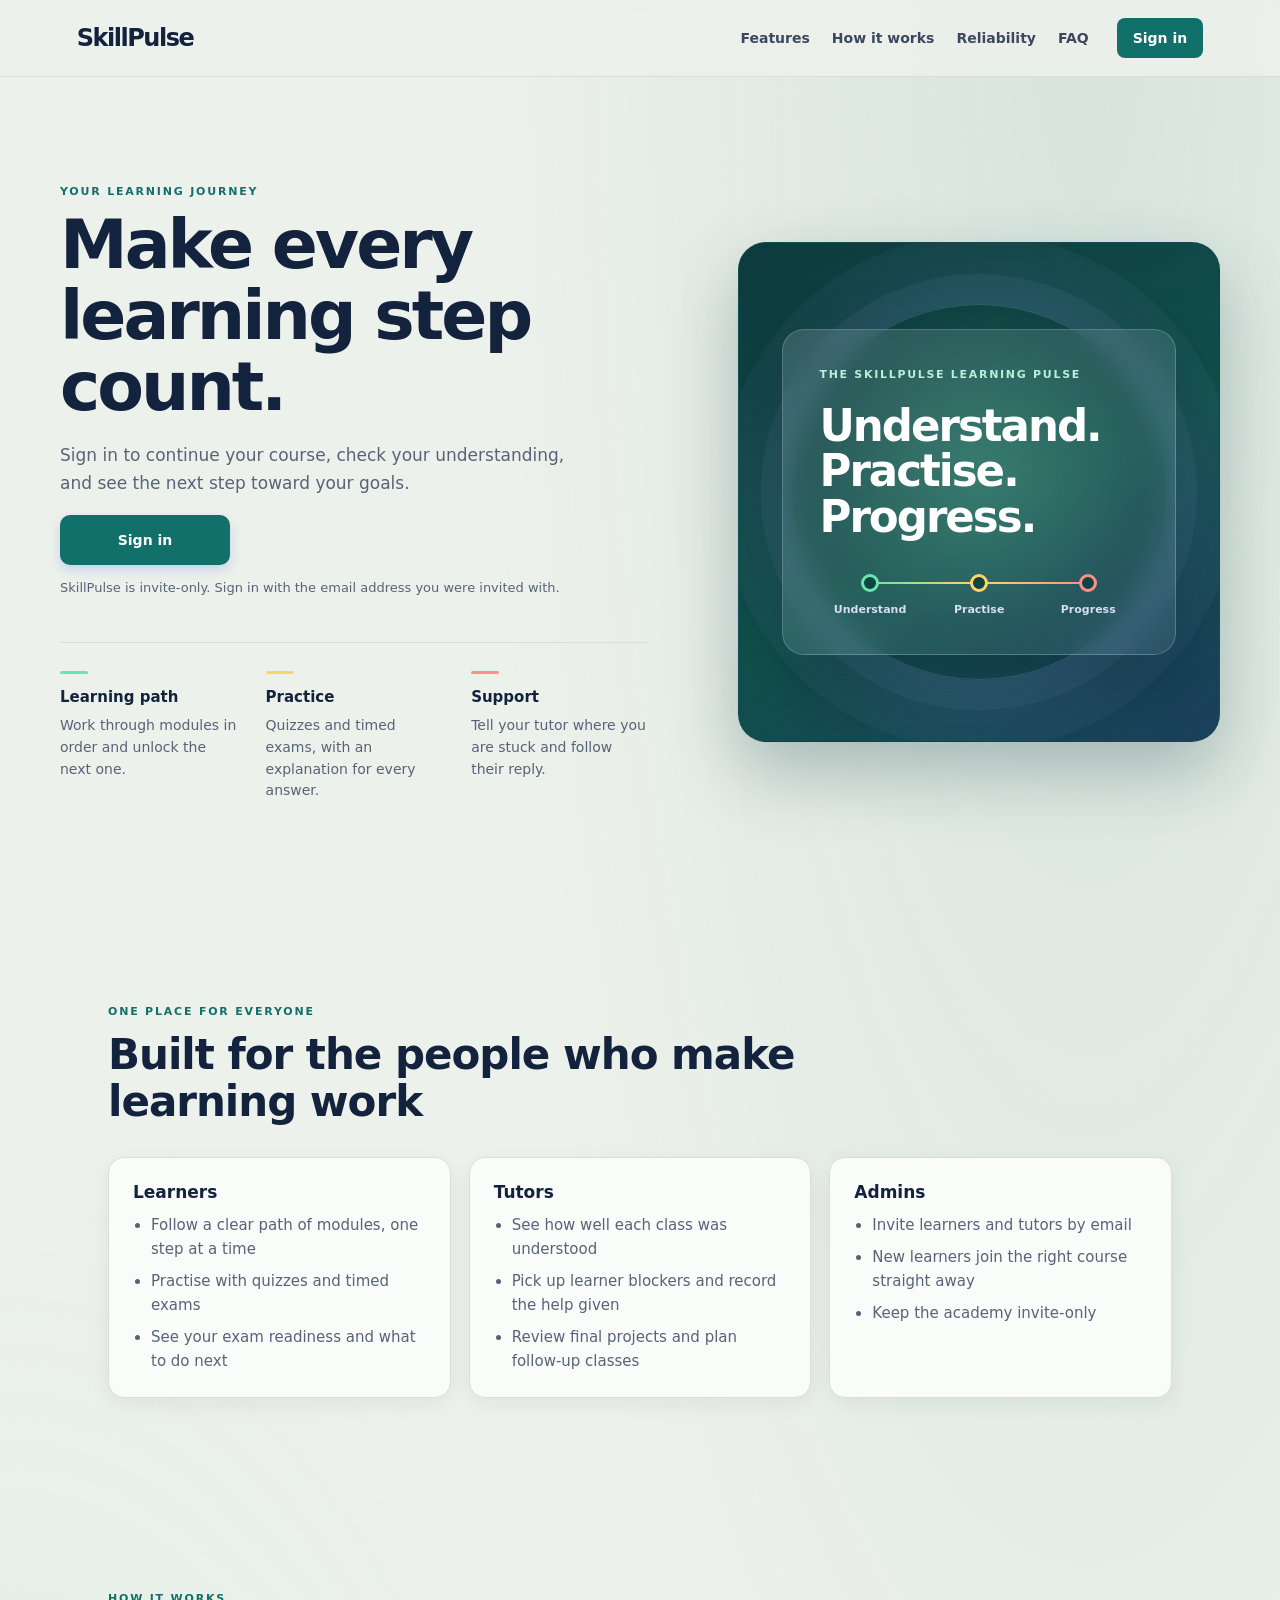
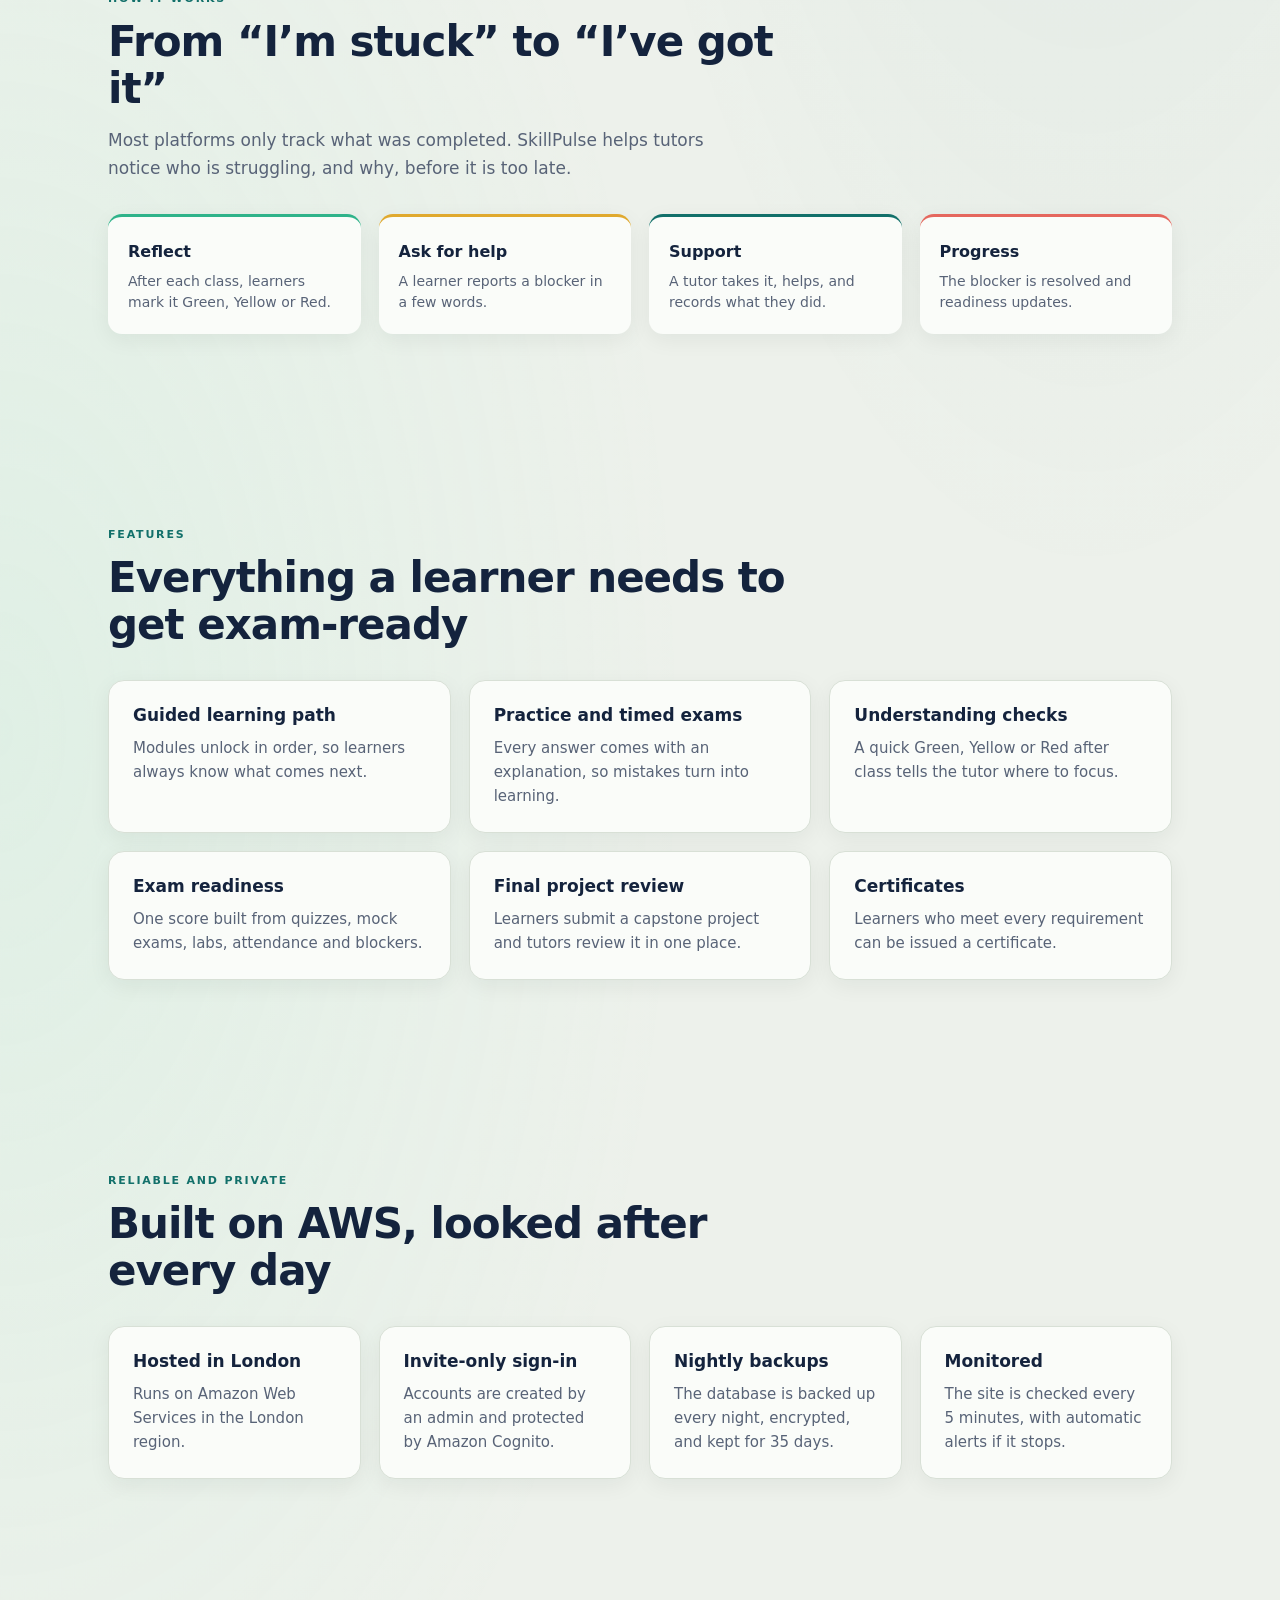
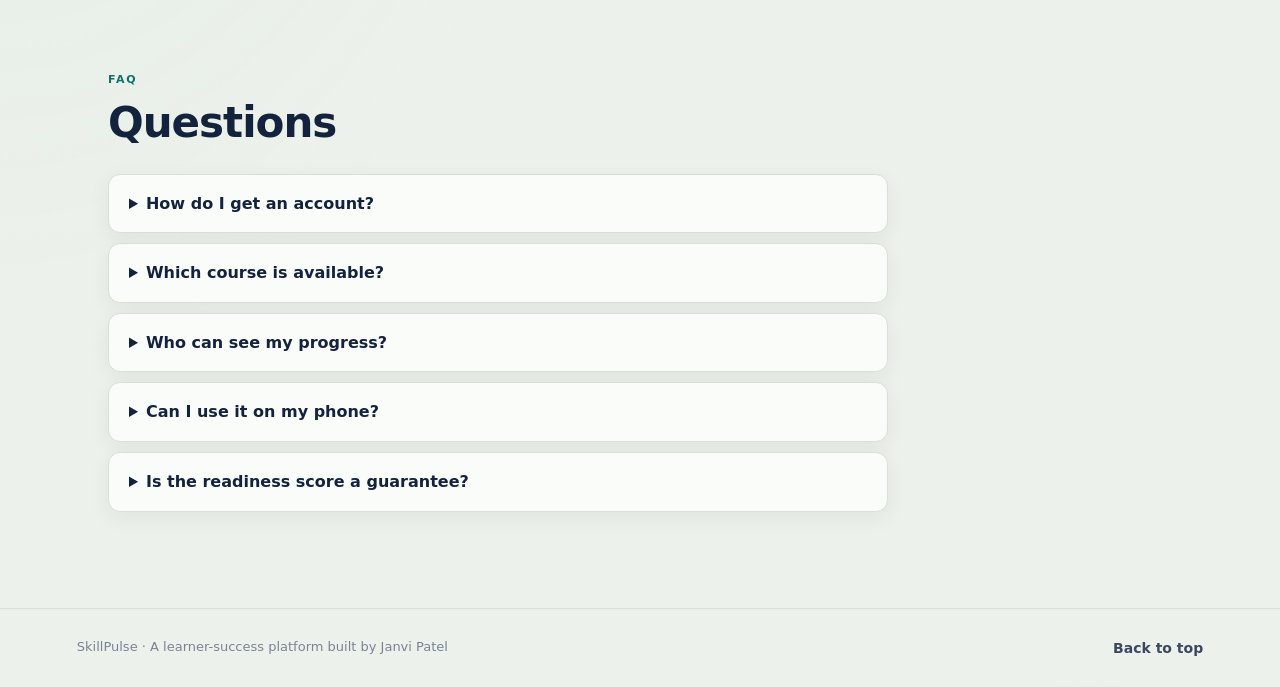
<file: frontend/index.html>
<!DOCTYPE html>
<html lang="en">
<head>
  <meta charset="UTF-8">
  <meta name="viewport" content="width=device-width, initial-scale=1">
  <title>SkillPulse | My Learning</title>
  <link rel="icon" href="favicon.svg" type="image/svg+xml">
  <link rel="stylesheet" href="style.css">
  <script src="course-content.js" defer></script>
  <script src="app.js" defer></script>
  <script src="final-project.js" defer></script>
  <script src="assignments.js" defer></script>
  <script src="modules.js" defer></script>
  <script src="module-checks.js" defer></script>
  <script src="practice.js" defer></script>
 <script src="support.js" defer></script>
  <script src="tutor-reviews.js" defer></script>
  <script src="tutor-dashboard.js" defer></script>
  <script src="tutor-blockers.js" defer></script>
  <script src="tutor-attendance.js" defer></script>
  <script src="tutor-assignments.js" defer></script>
  <script src="certificate.js" defer></script>
  <script src="admin-invites.js" defer></script>
  <script src="auth.js" defer></script>
</head>
<body>
  <main id="login-page" class="login-page">
    <header class="landing-nav">
      <a class="login-brand" href="/">SkillPulse</a>
      <nav aria-label="Home page sections">
        <a href="#features">Features</a>
        <a href="#how-it-works">How it works</a>
        <a href="#trust">Reliability</a>
        <a href="#faq">FAQ</a>
      </nav>
      <a class="landing-nav-signin" href="#top">Sign in</a>
    </header>

    <div class="landing-hero" id="top">
      <section class="login-panel">
        <p class="eyebrow">YOUR LEARNING JOURNEY</p>
        <h1>Make every learning step count.</h1>
        <p class="login-lead">
          Sign in to continue your course, check your understanding,
          and see the next step toward your goals.
        </p>
        <div id="login-actions" class="login-actions"></div>
        <p id="login-status" class="login-status" role="status" aria-live="polite">
          SkillPulse is invite-only. Sign in with the email address you were invited with.
        </p>
        <ul class="login-features" aria-label="What you can do in SkillPulse">
          <li>
            <strong>Learning path</strong>
            <p>Work through modules in order and unlock the next one.</p>
          </li>
          <li>
            <strong>Practice</strong>
            <p>Quizzes and timed exams, with an explanation for every answer.</p>
          </li>
          <li>
            <strong>Support</strong>
            <p>Tell your tutor where you are stuck and follow their reply.</p>
          </li>
        </ul>
      </section>
      <aside class="login-art" aria-label="Learning and progress">
        <div class="login-art-card">
          <span class="login-art-kicker">THE SKILLPULSE LEARNING PULSE</span>
          <strong>Understand.<br>Practise.<br>Progress.</strong>
          <div class="pulse-route" aria-label="Learning journey milestones">
            <div class="pulse-stop"><span aria-hidden="true"></span><small>Understand</small></div>
            <div class="pulse-stop"><span aria-hidden="true"></span><small>Practise</small></div>
            <div class="pulse-stop"><span aria-hidden="true"></span><small>Progress</small></div>
          </div>
        </div>
      </aside>
    </div>

    <section class="landing-section" id="roles" aria-labelledby="roles-title">
      <p class="eyebrow">ONE PLACE FOR EVERYONE</p>
      <h2 id="roles-title">Built for the people who make learning work</h2>
      <div class="landing-grid three">
        <article class="landing-card">
          <h3>Learners</h3>
          <ul>
            <li>Follow a clear path of modules, one step at a time</li>
            <li>Practise with quizzes and timed exams</li>
            <li>See your exam readiness and what to do next</li>
          </ul>
        </article>
        <article class="landing-card">
          <h3>Tutors</h3>
          <ul>
            <li>See how well each class was understood</li>
            <li>Pick up learner blockers and record the help given</li>
            <li>Review final projects and plan follow-up classes</li>
          </ul>
        </article>
        <article class="landing-card">
          <h3>Admins</h3>
          <ul>
            <li>Invite learners and tutors by email</li>
            <li>New learners join the right course straight away</li>
            <li>Keep the academy invite-only</li>
          </ul>
        </article>
      </div>
    </section>

    <section class="landing-section" id="how-it-works" aria-labelledby="loop-title">
      <p class="eyebrow">HOW IT WORKS</p>
      <h2 id="loop-title">From “I’m stuck” to “I’ve got it”</h2>
      <p class="landing-lead">
        Most platforms only track what was completed. SkillPulse helps tutors
        notice who is struggling, and why, before it is too late.
      </p>
      <ol class="landing-loop">
        <li><strong>Reflect</strong><p>After each class, learners mark it Green, Yellow or Red.</p></li>
        <li><strong>Ask for help</strong><p>A learner reports a blocker in a few words.</p></li>
        <li><strong>Support</strong><p>A tutor takes it, helps, and records what they did.</p></li>
        <li><strong>Progress</strong><p>The blocker is resolved and readiness updates.</p></li>
      </ol>
    </section>

    <section class="landing-section" id="features" aria-labelledby="features-title">
      <p class="eyebrow">FEATURES</p>
      <h2 id="features-title">Everything a learner needs to get exam-ready</h2>
      <div class="landing-grid three">
        <article class="landing-card"><h3>Guided learning path</h3><p>Modules unlock in order, so learners always know what comes next.</p></article>
        <article class="landing-card"><h3>Practice and timed exams</h3><p>Every answer comes with an explanation, so mistakes turn into learning.</p></article>
        <article class="landing-card"><h3>Understanding checks</h3><p>A quick Green, Yellow or Red after class tells the tutor where to focus.</p></article>
        <article class="landing-card"><h3>Exam readiness</h3><p>One score built from quizzes, mock exams, labs, attendance and blockers.</p></article>
        <article class="landing-card"><h3>Final project review</h3><p>Learners submit a capstone project and tutors review it in one place.</p></article>
        <article class="landing-card"><h3>Certificates</h3><p>Learners who meet every requirement can be issued a certificate.</p></article>
      </div>
    </section>

    <section class="landing-section" id="trust" aria-labelledby="trust-title">
      <p class="eyebrow">RELIABLE AND PRIVATE</p>
      <h2 id="trust-title">Built on AWS, looked after every day</h2>
      <div class="landing-grid four">
        <article class="landing-card"><h3>Hosted in London</h3><p>Runs on Amazon Web Services in the London region.</p></article>
        <article class="landing-card"><h3>Invite-only sign-in</h3><p>Accounts are created by an admin and protected by Amazon Cognito.</p></article>
        <article class="landing-card"><h3>Nightly backups</h3><p>The database is backed up every night, encrypted, and kept for 35 days.</p></article>
        <article class="landing-card"><h3>Monitored</h3><p>The site is checked every 5 minutes, with automatic alerts if it stops.</p></article>
      </div>
    </section>

    <section class="landing-section" id="faq" aria-labelledby="faq-title">
      <p class="eyebrow">FAQ</p>
      <h2 id="faq-title">Questions</h2>
      <div class="landing-faq">
        <details><summary>How do I get an account?</summary><p>SkillPulse is invite-only. Your tutor or academy admin invites you, and you receive an email with a temporary password. There is no public sign-up.</p></details>
        <details><summary>Which course is available?</summary><p>The current course is AWS Solutions Architect Associate readiness, covering networking, VPC, storage and S3.</p></details>
        <details><summary>Who can see my progress?</summary><p>You, the tutors of your course and the admins of your academy. Other learners cannot see your results.</p></details>
        <details><summary>Can I use it on my phone?</summary><p>Yes. SkillPulse works in any modern browser on phones, tablets and computers.</p></details>
        <details><summary>Is the readiness score a guarantee?</summary><p>No. It is a guide to help you decide what to practise next, not a promise of exam success.</p></details>
      </div>
    </section>

    <footer class="landing-footer">
      <span>SkillPulse · A learner-success platform built by Janvi Patel</span>
      <a href="#top">Back to top</a>
    </footer>
  </main>

  <div class="app-shell" hidden>
    <aside class="sidebar">
      <a class="brand" href="#overview">SkillPulse</a>
      <p class="sidebar-caption">LEARNER WORKSPACE</p>

      <nav aria-label="Main navigation">
        <a href="#overview">Overview</a>
        <a href="#learning">My Learning</a>
        <a href="#practice">Practice</a>
        <a href="#understanding">My Understanding</a>
        <a href="#readiness">Exam Readiness</a>
        <a href="#history">Progress History</a>
        <a href="#support">Support</a>
      </nav>

      <div class="sidebar-note">
        <strong>One step at a time.</strong>
        <p>Learn, practise, reflect and ask for help.</p>
      </div>
    </aside>

    <main class="workspace">
      <header class="workspace-header">
        <span class="badge">My Learning</span>
        <span class="account-status">Not signed in</span>
      </header>

      <section id="overview" class="welcome">
        <p class="eyebrow">YOUR LEARNING JOURNEY</p>
        <h1>Build confidence.<br>See your progress.</h1>
        <p>
          Follow your learning path, check your understanding
          and discover what needs attention.
        </p>
      </section>

      <p id="connection-status" class="notice" role="status">
        Not connected. Sign-in setup is pending.
        Your learning records have not been loaded.
      </p>

      <section class="summary-grid" aria-label="Progress overview">
        <article class="card">
          <h2>Attendance</h2>
          <p class="metric" id="attendance-summary">—</p>
          <p>Participation in eligible completed classes.</p>
        </article>
        <article class="card">
          <h2>Lab completion</h2>
          <p class="metric" id="labs-summary">—</p>
          <p>Published labs with approved submissions.</p>
        </article>
        <article class="card">
          <h2>Understanding</h2>
          <p class="metric" id="understanding-summary">—</p>
          <p>Your feedback after each class.</p>
        </article>
        <article class="card">
          <h2>Open blockers</h2>
          <p class="metric" id="blockers-summary">—</p>
          <p>Learning difficulties needing support.</p>
        </article>
      </section>

      <div class="dashboard-columns">
        <div class="main-column">
          <section id="learning" class="card">
            <p class="eyebrow">MY LEARNING</p>
            <h2>Your learning path</h2>
            <p>
              Study each module in order. Pass its module check to unlock
              the next one.
            </p>
            <div id="learning-path" class="empty-state">
              <strong>Your next step starts here</strong>
              <p>Sign in to load your modules.</p>
            </div>
          </section>

          <section id="understanding" class="card">
            <p class="eyebrow">REFLECT AFTER EACH CLASS</p>
            <h2>How well did you understand?</h2>
            <p>
              Choose a status for a class and tell your tutor
              where you need help.
            </p>

            <div class="understanding-legend">
              <div class="understanding-option green">
                <strong>✓ Green · Understood</strong>
                <p>I can explain this and try it independently.</p>
              </div>
              <div class="understanding-option yellow">
                <strong>? Yellow · Some doubts</strong>
                <p>I understand parts, but need clarification.</p>
              </div>
              <div class="understanding-option red">
                <strong>! Red · Need help</strong>
                <p>I need another explanation or guided practice.</p>
              </div>
            </div>

            <form id="understanding-form">
              <fieldset disabled>
                <legend>Record your understanding</legend>

                <label for="session-select">Class session</label>
                <select id="session-select" name="session_id">
                  <option value="">Sign in to load your classes</option>
                </select>

                <label for="understanding-rating">Your understanding</label>
                <select id="understanding-rating" name="rating">
                  <option value="">Choose a status</option>
                  <option value="green">Green — Understood</option>
                  <option value="yellow">Yellow — Some doubts</option>
                  <option value="red">Red — Need help</option>
                </select>

                <label for="understanding-comment">
                  What would you like help with?
                </label>
                <textarea
                  id="understanding-comment"
                  name="comment"
                  rows="3"
                  placeholder="For example: I need help understanding IAM roles."
                ></textarea>

                <button type="submit">Save understanding</button>
              </fieldset>
              <p class="form-note">
                Available after sign-in and class data are connected.
              </p>
            </form>

            <p class="form-note">
              This is your own understanding check.
              Exam readiness is calculated separately.
            </p>
          </section>

          <section id="history" class="card">
            <h2>Your progress over time</h2>
            <p>Compare saved readiness snapshots.</p>

            <div class="table-scroll">
              <table>
                <caption class="sr-only">Readiness snapshot history</caption>
                <thead>
                  <tr>
                    <th scope="col">Date</th>
                    <th scope="col">Score</th>
                    <th scope="col">Readiness level</th>
                  </tr>
                </thead>
                <tbody id="history-body">
                  <tr>
                    <td colspan="3">History has not been loaded.</td>
                  </tr>
                </tbody>
              </table>
            </div>
          </section>
        </div>

        <div class="side-column">
          <section id="readiness" class="card">
            <p class="eyebrow">EXAM READINESS</p>
            <h2>Your readiness</h2>
            <div class="score-display">
              <span id="overall-score">—</span>
              <span class="score-total">/ 100</span>
              <p id="readiness-level">Awaiting data</p>
            </div>
            <p id="readiness-summary">
              Your score and its explanation will appear after connection.
            </p>

            <dl class="score-breakdown">
              <div><dt>Quizzes</dt><dd id="quiz-score">—</dd></div>
              <div><dt>Mock exams</dt><dd id="mock-score">—</dd></div>
              <div><dt>Practical labs</dt><dd id="lab-score">—</dd></div>
              <div><dt>Attendance</dt><dd id="attendance-score">—</dd></div>
              <div><dt>Blocker resolution</dt><dd id="blockers-score">—</dd></div>
            </dl>

            <h3>Readiness requirements</h3>
            <ul id="readiness-requirements">
              <li>Requirements have not been loaded.</li>
            </ul>
          </section>

          <section class="card">
            <h2>Your next steps</h2>
            <div id="next-steps" class="empty-state">
              <p>
                Pending work and unmet readiness requirements
                will appear when your records are loaded.
              </p>
            </div>
          </section>

          <section id="support" class="card">
            <p class="eyebrow">YOU CAN ASK FOR HELP</p>
            <h2>Learning support</h2>
            <p>
              Track your blockers and follow up with your tutor.
            </p>
            <p class="empty-state">
              Support records have not been loaded.
            </p>
          </section>
        </div>
      </div>
    </main>
  </div>
</body>
</html>
</file>
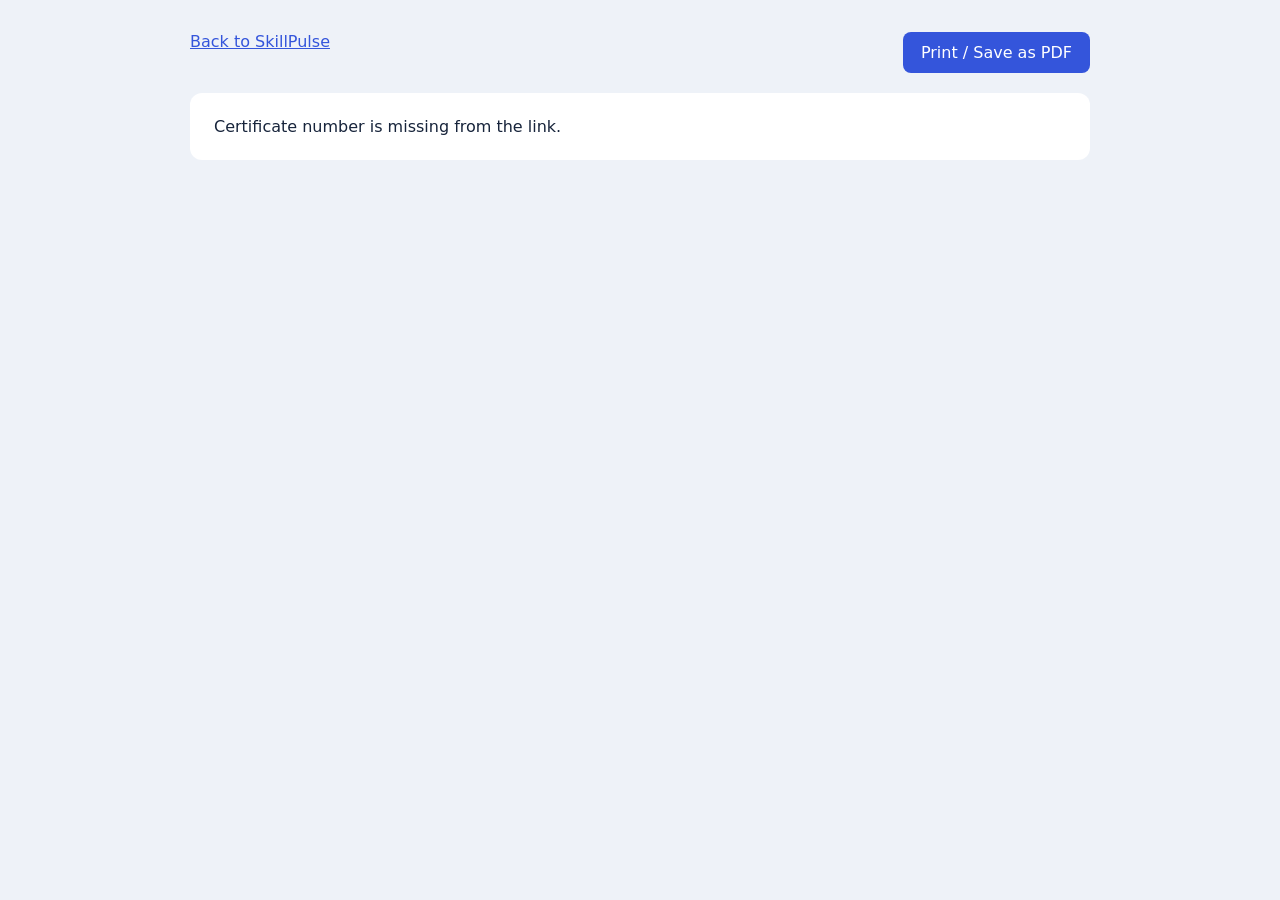
<file: frontend/certificate-view.html>
<!doctype html>
<html lang="en">
<head>
  <meta charset="utf-8">
  <meta name="viewport" content="width=device-width, initial-scale=1">
  <title>SkillPulse course certificate</title>
  <link rel="icon" href="favicon.svg" type="image/svg+xml">
  <style>
    * { box-sizing: border-box; }

    body {
      margin: 0;
      padding: 32px 16px;
      background: #eef2f8;
      color: #17243b;
      font-family: system-ui, sans-serif;
    }

    .page { max-width: 900px; margin: auto; }

    .actions {
      display: flex;
      justify-content: space-between;
      margin-bottom: 20px;
    }

    a { color: #3455db; }

    button {
      padding: 11px 18px;
      border: 0;
      border-radius: 8px;
      background: #3455db;
      color: white;
      font: inherit;
      cursor: pointer;
    }

    .certificate {
      padding: 64px 48px;
      border: 8px double #c9a94a;
      background: white;
      text-align: center;
      box-shadow: 0 12px 40px rgb(23 36 59 / 12%);
    }

    .brand {
      color: #3455db;
      font-size: 14px;
      font-weight: 800;
      letter-spacing: 4px;
    }

    .eyebrow {
      margin-top: 42px;
      color: #9a7420;
      font-size: 12px;
      font-weight: 750;
      letter-spacing: 3px;
      text-transform: uppercase;
    }

    h1 {
      margin: 12px 0 30px;
      font-family: Georgia, serif;
      font-size: 38px;
    }

    .recipient { margin: 8px 0; color: #58677d; }

    .name {
      margin: 8px 0 24px;
      font-family: Georgia, serif;
      font-size: 34px;
    }

    .award {
      max-width: 650px;
      margin: 18px auto;
      font-size: 23px;
      font-weight: 700;
    }

    .course { color: #58677d; }

    .details {
      display: flex;
      justify-content: center;
      flex-wrap: wrap;
      gap: 28px;
      margin-top: 38px;
      padding-top: 20px;
      border-top: 1px solid #dce4ee;
      font-size: 13px;
    }

    .disclaimer {
      max-width: 650px;
      margin: 30px auto 0;
      color: #58677d;
      font-size: 12px;
    }

    .error { padding: 24px; border-radius: 12px; background: white; }

    @media print {
      body { padding: 0; background: white; }
      .page { max-width: none; }
      .actions { display: none; }
      .certificate { min-height: 180mm; box-shadow: none; }
    }

    @media (max-width: 600px) {
      .certificate { padding: 40px 20px; }
      h1 { font-size: 30px; }
      .name { font-size: 28px; }
    }
  </style>
</head>
<body>
  <main class="page">
    <div class="actions">
      <a href="/">Back to SkillPulse</a>
      <button type="button" onclick="window.print()">Print / Save as PDF</button>
    </div>

    <div id="result" aria-live="polite">Checking certificate…</div>
  </main>

  <script>
    "use strict";

    const result = document.getElementById("result");
    const number = new URLSearchParams(window.location.search).get("number");
    const isLocal = ["localhost", "127.0.0.1"].includes(location.hostname);
    const apiBase = isLocal ? "http://localhost:8000/api/v1" : location.origin + "/api/v1";

    function showError(message) {
      const box = document.createElement("div");
      box.className = "error";
      box.textContent = message;
      result.replaceChildren(box);
    }

    async function loadCertificate() {
      if (!number) {
        showError("Certificate number is missing from the link.");
        return;
      }

      try {
        const response = await fetch(
          apiBase + "/catalog/certificates/" +
          encodeURIComponent(number) + "/verify"
        );

        if (!response.ok) {
          throw new Error("Certificate could not be verified.");
        }

        const certificate = await response.json();
        const card = document.createElement("article");
        card.className = "certificate";

        function add(tag, className, text) {
          const node = document.createElement(tag);
          node.className = className;
          node.textContent = text;
          card.append(node);
        }

        add("div", "brand", "SKILLPULSE");
        add(
          "div",
          "eyebrow",
          certificate.is_valid ? "Verified course completion" : "Certificate revoked"
        );
        add("h1", "", "Certificate of Completion");
        add("p", "recipient", "This certificate is awarded to");
        add("h2", "name", certificate.learner_name);
        add("p", "recipient", "for completing");
        add("p", "award", certificate.certification_name);
        add("p", "course", certificate.course_title);

        const details = document.createElement("div");
        details.className = "details";

        [
          ["Certificate number", certificate.certificate_number],
          ["Date issued", new Date(certificate.issued_at).toLocaleDateString()],
          ["Status", certificate.is_valid ? "Valid" : "Revoked"]
        ].forEach(([label, value]) => {
          const item = document.createElement("div");
          item.textContent = `${label}: ${value}`;
          details.append(item);
        });

        card.append(details);

        add(
          "p",
          "disclaimer",
          "This is a SkillPulse course completion certificate. It is not an AWS certification and does not represent an AWS credential."
        );

        result.replaceChildren(card);
      } catch (error) {
        showError(error.message);
      }
    }

    loadCertificate();
  </script>
</body>
</html>
</file>
<file: frontend/style.css>
:root {
  color-scheme: light;
  --background: #f3f6fb;
  --surface: #ffffff;
  --text: #17243b;
  --muted: #58677d;
  --primary: #3455db;
  --border: #dce4ee;
}

* {
  box-sizing: border-box;
}

html {
  scroll-behavior: smooth;
  scroll-padding-top: 24px;
}

body {
  margin: 0;
  background: var(--background);
  color: var(--text);
  font-family: system-ui, -apple-system, BlinkMacSystemFont,
    "Segoe UI", sans-serif;
  line-height: 1.6;
}

.app-shell {
  display: grid;
  grid-template-columns: 240px minmax(0, 1fr);
  min-height: 100vh;
}

.sidebar {
  position: sticky;
  top: 0;
  height: 100vh;
  overflow-y: auto;
  padding: 32px 22px;
  background: #15233f;
  color: #ffffff;
}

.brand {
  color: #ffffff;
  font-size: 28px;
  font-weight: 800;
  letter-spacing: -1px;
  text-decoration: none;
}

.sidebar-caption {
  margin: 38px 12px 14px;
  color: #a9b9d5;
  font-size: 11px;
  font-weight: 700;
  letter-spacing: 1.4px;
}

.sidebar nav {
  display: grid;
  gap: 8px;
}

.sidebar nav a {
  padding: 12px;
  border-radius: 10px;
  color: #e2eaf8;
  text-decoration: none;
  font-size: 14px;
  font-weight: 550;
}

.sidebar nav a:hover,
.sidebar nav a:focus-visible {
  background: #2a3c60;
  color: #ffffff;
}

.sidebar-note {
  margin-top: 48px;
  padding: 18px;
  border: 1px solid #3a4a67;
  border-radius: 14px;
  font-size: 13px;
}

.sidebar-note p {
  margin-bottom: 0;
  color: #c0cee3;
}

.workspace {
  min-width: 0;
  width: 100%;
  max-width: 1480px;
  margin: 0 auto;
  padding: 0 36px;
}

.workspace-header {
  display: flex;
  justify-content: space-between;
  align-items: center;
  gap: 16px;
  min-height: 82px;
  border-bottom: 1px solid var(--border);
}

.badge {
  padding: 6px 12px;
  border-radius: 999px;
  background: #e7edff;
  color: #3048a5;
  font-size: 13px;
  font-weight: 700;
}

.account-status {
  color: var(--muted);
  font-size: 13px;
}

.welcome {
  max-width: 760px;
  padding: 36px 0 12px;
}

.eyebrow {
  margin: 0 0 10px;
  color: var(--primary);
  font-size: 11px;
  font-weight: 750;
  letter-spacing: 1.5px;
}

h1,
h2,
h3 {
  line-height: 1.25;
}

h1 {
  margin: 0 0 16px;
  font-size: clamp(30px, 3.5vw, 46px);
  letter-spacing: -1.5px;
}

h2 {
  margin: 0 0 12px;
  font-size: 21px;
}

h3 {
  margin: 24px 0 12px;
  font-size: 16px;
}

p {
  color: var(--muted);
}

.notice {
  margin: 12px 0 24px;
  padding: 14px 18px;
  border: 1px solid #cbd8f5;
  border-radius: 12px;
  background: #edf3ff;
  color: #344b79;
  font-size: 14px;
}

.card {
  min-width: 0;
  padding: 24px;
  border: 1px solid var(--border);
  border-radius: 16px;
  background: var(--surface);
  box-shadow: 0 4px 20px rgb(23 36 59 / 3%);
}

.summary-grid {
  display: grid;
  grid-template-columns: repeat(4, minmax(0, 1fr));
  gap: 16px;
  margin-bottom: 26px;
}

.summary-grid h2 {
  font-size: 15px;
}

.summary-grid .metric {
  margin: 14px 0 8px;
  color: var(--primary);
  font-size: 36px;
  font-weight: 800;
  line-height: 1;
}

.summary-grid p:last-child {
  margin-bottom: 0;
  font-size: 13px;
}

.dashboard-columns {
  display: grid;
  grid-template-columns: minmax(0, 1fr);
  gap: 24px;
  align-items: start;
}

.main-column,
.side-column {
  display: grid;
  gap: 24px;
  min-width: 0;
}

.empty-state {
  margin-top: 18px;
  padding: 22px;
  border: 1px dashed #cbd5e3;
  border-radius: 12px;
  background: #f8fafd;
  color: var(--muted);
  font-size: 14px;
}

.empty-state p {
  margin: 8px 0 0;
}

.understanding-legend {
  display: grid;
  gap: 12px;
  margin: 22px 0;
}

.understanding-option {
  padding: 15px 18px;
  border: 1px solid;
  border-left-width: 5px;
  border-radius: 10px;
}

.understanding-option strong {
  font-size: 14px;
}

.understanding-option p {
  margin: 5px 0 0;
  color: inherit;
  font-size: 13px;
}

.green {
  background: #effaf3;
  border-color: #258451;
  color: #205d3c;
}

.yellow {
  background: #fff9e8;
  border-color: #a67a13;
  color: #75530a;
}

.red {
  background: #fff1f1;
  border-color: #c64a4a;
  color: #963434;
}

fieldset {
  min-width: 0;
  margin: 0;
  padding: 20px;
  border: 1px solid var(--border);
  border-radius: 12px;
}

legend {
  padding: 0 8px;
  font-size: 14px;
  font-weight: 700;
}

label {
  display: block;
  margin: 14px 0 6px;
  font-size: 13px;
  font-weight: 650;
}

select,
textarea,
button {
  font: inherit;
}

select,
textarea {
  display: block;
  width: 100%;
  padding: 11px 12px;
  border: 1px solid #b9c5d7;
  border-radius: 8px;
  background: #ffffff;
  color: var(--text);
  font-size: 14px;
}

textarea {
  resize: vertical;
}

button {
  margin-top: 16px;
  padding: 11px 18px;
  border: 0;
  border-radius: 8px;
  background: var(--primary);
  color: #ffffff;
  font-size: 14px;
  font-weight: 650;
  cursor: pointer;
}

button:hover:not(:disabled) {
  background: #2944b5;
}

select:disabled,
textarea:disabled,
button:disabled {
  cursor: not-allowed;
  background: #edf0f5;
  color: #657187;
  opacity: 1;
}

.form-note {
  font-size: 12px;
}

#readiness {
  border-top: 4px solid var(--primary);
}

.score-display {
  padding: 12px 0;
  text-align: center;
}

#overall-score {
  color: var(--primary);
  font-size: 64px;
  font-weight: 800;
  letter-spacing: -3px;
}

.score-total {
  color: var(--muted);
  font-size: 18px;
}

#readiness-level {
  margin: 0;
  font-weight: 650;
}

#readiness-summary {
  font-size: 14px;
}

.score-breakdown {
  margin: 22px 0;
}

.score-breakdown > div {
  display: flex;
  justify-content: space-between;
  gap: 16px;
  padding: 11px 0;
  border-bottom: 1px solid var(--border);
  font-size: 14px;
}

.score-breakdown dt {
  color: var(--muted);
}

.score-breakdown dd {
  margin: 0;
  font-weight: 750;
}

#readiness-requirements {
  padding-left: 20px;
  color: var(--muted);
  font-size: 14px;
}

.table-scroll {
  overflow-x: auto;
}

table {
  width: 100%;
  border-collapse: collapse;
  text-align: left;
}

th,
td {
  padding: 14px 12px;
  border-bottom: 1px solid var(--border);
  font-size: 13px;
}

th {
  background: #f7f9fc;
  color: var(--muted);
}

footer {
  padding: 32px 0;
  color: var(--muted);
  font-size: 12px;
  text-align: center;
}

.sr-only {
  position: absolute;
  width: 1px;
  height: 1px;
  padding: 0;
  margin: -1px;
  overflow: hidden;
  clip: rect(0, 0, 0, 0);
  white-space: nowrap;
  border: 0;
}

a:focus-visible,
button:focus-visible,
select:focus-visible,
textarea:focus-visible {
  outline: 3px solid #6888ff;
  outline-offset: 4px;
}

@media (max-width: 1150px) {
  .app-shell {
    grid-template-columns: 205px minmax(0, 1fr);
  }

  .workspace {
    padding: 0 24px;
  }

  .summary-grid {
    grid-template-columns: repeat(2, minmax(0, 1fr));
  }

  .dashboard-columns {
    grid-template-columns: minmax(0, 1fr);
  }
}

@media (max-width: 760px) {
  .app-shell {
    display: block;
  }

  .sidebar {
    position: static;
    height: auto;
    padding: 20px;
  }

  .sidebar-caption,
  .sidebar-note {
    display: none;
  }

  .sidebar nav {
    display: flex;
    gap: 8px;
    margin-top: 16px;
    overflow-x: auto;
    padding-bottom: 6px;
  }

  .sidebar nav a {
    flex: 0 0 auto;
    padding: 9px 12px;
  }

  .workspace {
    padding: 0 18px;
  }

  .welcome {
    padding-top: 28px;
  }

  .card {
    padding: 20px;
  }
}

@media (max-width: 400px) {
  .summary-grid {
    grid-template-columns: minmax(0, 1fr);
  }

  .workspace-header {
    flex-wrap: wrap;
    padding: 16px 0;
  }
}

@media (prefers-reduced-motion: reduce) {
  html {
    scroll-behavior: auto;
  }
}
.learning-path {
  display: grid;
  gap: 16px;
  margin-top: 22px;
}

.course-overview {
  padding: 22px;
  border: 1px solid #cbd8f5;
  border-radius: 12px;
  background: #f2f5ff;
}

.course-overview h3 {
  margin: 16px 0 10px;
  font-size: 20px;
}

.course-overview p:last-child {
  margin-bottom: 0;
}

.topic-card {
  border: 1px solid var(--border);
  border-radius: 12px;
  overflow: hidden;
}

.topic-header {
  display: flex;
  align-items: flex-start;
  gap: 14px;
  padding: 20px;
}

.topic-number {
  display: grid;
  place-items: center;
  flex: 0 0 42px;
  height: 42px;
  border-radius: 12px;
  background: #edf1ff;
  color: var(--primary);
  font-weight: 800;
}

.topic-header h3 {
  margin: 0 0 6px;
}

.topic-meta {
  margin: 0;
  font-size: 12px;
}

.topic-details {
  padding: 0 20px 18px;
}

.topic-details summary {
  padding: 8px 0;
  color: var(--primary);
  cursor: pointer;
  font-size: 14px;
  font-weight: 650;
}

.topic-details summary:focus-visible {
  outline: 3px solid #6888ff;
  outline-offset: 3px;
}

.topic-details h4 {
  margin: 18px 0 8px;
  font-size: 14px;
}

.topic-details ul {
  padding-left: 20px;
}

.topic-details li,
.topic-details p {
  font-size: 14px;
  color: var(--muted);
}

.topic-details li {
  margin: 8px 0;
}

/* SkillPulse visual refresh */
:root {
  --background: #f4f7fc;
  --surface: #ffffff;
  --text: #18243a;
  --muted: #63718a;
  --primary: #3558d4;
  --border: #e1e7f0;
}

body {
  background:
    radial-gradient(ellipse at top right, #eaf0ff 0, transparent 34%),
    var(--background);
  color: var(--text);
}

.sidebar {
  background: linear-gradient(180deg, #172746 0%, #101c34 100%);
  box-shadow: 8px 0 28px rgb(18 34 62 / 8%);
}

.sidebar nav a {
  transition: background 160ms ease, transform 160ms ease;
}

.sidebar nav a:hover,
.sidebar nav a:focus-visible {
  transform: translateX(3px);
}

.workspace {
  max-width: 1380px;
  padding-inline: clamp(18px, 3vw, 40px);
}

.workspace-header {
  position: sticky;
  top: 0;
  z-index: 5;
  background: rgb(244 247 252 / 92%);
  backdrop-filter: blur(12px);
}

.card {
  border-color: #e2e8f1;
  border-radius: 18px;
  box-shadow: 0 8px 28px rgb(25 43 75 / 5%);
  transition: box-shadow 180ms ease, transform 180ms ease;
}

.card:hover {
  box-shadow: 0 12px 32px rgb(25 43 75 / 9%);
  transform: translateY(-2px);
}

.summary-grid {
  gap: 18px;
}

.summary-grid .card {
  border-top: 3px solid #dbe4ff;
}

.summary-grid .metric {
  color: var(--primary);
  font-size: 40px;
}

#tutor-dashboard .summary-grid {
  grid-template-columns: repeat(3, minmax(0, 1fr));
}

#tutor-follow-up {
  border-left: 4px solid #f2bd4b;
  background: linear-gradient(135deg, #fffdf7, #ffffff 70%);
}

#tutor-follow-up details {
  margin-top: 18px;
  padding-top: 14px;
  border-top: 1px solid var(--border);
}

#tutor-follow-up details summary {
  display: inline-flex;
  align-items: center;
  gap: 8px;
  padding: 10px 14px;
  border-radius: 10px;
  background: #edf2ff;
  color: #2e4db5;
  cursor: pointer;
  font-weight: 700;
}

#tutor-follow-up form {
  max-width: 680px;
  margin-top: 16px;
}

input,
select,
textarea {
  border: 1px solid #cbd5e3;
  border-radius: 10px;
  background: #fff;
  color: var(--text);
}

input {
  display: block;
  width: 100%;
  padding: 11px 12px;
  font: inherit;
}

input:focus,
select:focus,
textarea:focus {
  border-color: #6482ed;
  outline: 3px solid rgb(100 130 237 / 18%);
}

button {
  border-radius: 10px;
  box-shadow: 0 4px 12px rgb(53 88 212 / 18%);
  transition: background 150ms ease, transform 150ms ease;
}

button:hover:not(:disabled) {
  transform: translateY(-1px);
}

.notice {
  border-radius: 12px;
}

table tbody tr:hover {
  background: #f6f8fd;
}

.green {
  background: #ecf8f0;
}

.yellow {
  background: #fff7e4;
}

.red {
  background: #fff0ef;
}

.dashboard-columns {
  grid-template-columns: minmax(0, 1fr);
}

@media (max-width: 760px) {
  #tutor-dashboard .summary-grid {
    grid-template-columns: 1fr;
  }

  .card:hover {
    transform: none;
  }
}

@media (prefers-reduced-motion: reduce) {
  *,
  *::before,
  *::after {
    scroll-behavior: auto !important;
    transition-duration: 0.01ms !important;
  }
}

/* Tutor dashboard: colorful progress cards */
#tutor-dashboard {
  display: grid;
  gap: 24px;
}

#tutor-dashboard > h1 {
  color: #182747;
}

#tutor-dashboard .summary-grid {
  gap: 18px;
}

#tutor-dashboard .summary-grid > .card {
  position: relative;
  min-height: 150px;
  overflow: hidden;
  border: 0;
  border-radius: 18px;
  box-shadow: 0 12px 28px rgb(31 47 78 / 10%);
  transition: transform 180ms ease, box-shadow 180ms ease;
}

#tutor-dashboard .summary-grid > .card:hover {
  transform: translateY(-4px);
  box-shadow: 0 18px 34px rgb(31 47 78 / 16%);
}

#tutor-dashboard .summary-grid > .card:nth-child(1) {
  background: linear-gradient(135deg, #e7f8ee, #c9f0d9);
  color: #12643b;
}

#tutor-dashboard .summary-grid > .card:nth-child(2) {
  background: linear-gradient(135deg, #fff7df, #ffe7a6);
  color: #805800;
}

#tutor-dashboard .summary-grid > .card:nth-child(3) {
  background: linear-gradient(135deg, #fff0ef, #ffd0cb);
  color: #9e3028;
}

#tutor-dashboard .summary-grid > .card h2 {
  position: relative;
  z-index: 1;
  font-size: 14px;
  font-weight: 750;
}

#tutor-dashboard .summary-grid .metric {
  position: relative;
  z-index: 1;
  margin: 22px 0 0;
  color: inherit;
  font-size: 52px;
  font-weight: 850;
  letter-spacing: -2px;
}

#tutor-dashboard .summary-grid > .card::after {
  position: absolute;
  right: -18px;
  bottom: -48px;
  width: 140px;
  height: 140px;
  border: 22px solid rgb(255 255 255 / 32%);
  border-radius: 50%;
  content: "";
}

#tutor-understanding,
#tutor-follow-up,
#tutor-reviews {
  border: 1px solid #e0e7f2;
  border-radius: 18px;
  box-shadow: 0 10px 28px rgb(31 47 78 / 7%);
}

#tutor-understanding h2,
#tutor-follow-up h2,
#tutor-reviews h2 {
  color: #1c2e50;
}

#tutor-understanding select,
#tutor-follow-up input,
#tutor-follow-up select {
  max-width: 100%;
  border-color: #cbd5e4;
  border-radius: 10px;
  background: #fbfcff;
}

#tutor-understanding td.green,
#tutor-understanding td.yellow,
#tutor-understanding td.red {
  border-radius: 999px;
  font-weight: 750;
  text-align: center;
}

#tutor-understanding td.green {
  background: #e5f7ed;
  color: #12643b;
}

#tutor-understanding td.yellow {
  background: #fff3d1;
  color: #805800;
}

#tutor-understanding td.red {
  background: #ffe6e3;
  color: #9e3028;
}

@media (max-width: 760px) {
  #tutor-dashboard .summary-grid {
    grid-template-columns: 1fr;
  }

  #tutor-dashboard .summary-grid > .card {
    min-height: 125px;
  }
}

@media (prefers-reduced-motion: reduce) {
  #tutor-dashboard .summary-grid > .card {
    transition: none;
  }

  #tutor-dashboard .summary-grid > .card:hover {
    transform: none;
  }
}

/* SkillPulse dashboard visual refresh */
:root {
  --background: #f2f5fb;
  --surface: #ffffff;
  --text: #192742;
  --muted: #64728a;
  --primary: #4059d8;
  --border: #e0e6f0;
  --green: #17844e;
  --yellow: #a66a00;
  --red: #c43c35;
}

body {
  background:
    radial-gradient(ellipse at 88% 0%, rgb(92 116 231 / 10%), transparent 34%),
    var(--background);
  color: var(--text);
}

.sidebar {
  background: linear-gradient(180deg, #172747 0%, #111c34 100%);
  box-shadow: 8px 0 28px rgb(21 34 60 / 10%);
}

.brand {
  letter-spacing: -1.2px;
}

.sidebar nav a {
  border: 1px solid transparent;
  transition: background 160ms ease, border-color 160ms ease;
}

.sidebar nav a:hover,
.sidebar nav a:focus-visible {
  border-color: rgb(255 255 255 / 12%);
  background: rgb(255 255 255 / 10%);
}

.workspace {
  max-width: 1560px;
  padding-bottom: 36px;
}

.workspace-header {
  position: sticky;
  z-index: 5;
  top: 0;
  background: rgb(242 245 251 / 90%);
  backdrop-filter: blur(14px);
}

.welcome {
  max-width: 900px;
  padding-top: 48px;
}

.eyebrow {
  letter-spacing: 1.8px;
}

h1 {
  color: #172747;
}

.card {
  border-color: #e2e8f2;
  border-radius: 18px;
  box-shadow: 0 10px 30px rgb(25 39 66 / 6%);
  transition: border-color 180ms ease, box-shadow 180ms ease;
}

.card:hover {
  border-color: #d3dcef;
  box-shadow: 0 15px 36px rgb(25 39 66 / 9%);
}

.summary-grid .card {
  min-height: 150px;
}

.summary-grid .metric {
  font-size: 42px;
  letter-spacing: -1.5px;
}

#tutor-dashboard .summary-grid > .card:nth-child(1) {
  border: 1px solid #bde8cd;
  background: linear-gradient(145deg, #f0fbf4, #d7f3e1);
  color: #12643b;
}

#tutor-dashboard .summary-grid > .card:nth-child(2) {
  border: 1px solid #f1d78a;
  background: linear-gradient(145deg, #fffaf0, #ffedbd);
  color: #805800;
}

#tutor-dashboard .summary-grid > .card:nth-child(3) {
  border: 1px solid #f0c0bb;
  background: linear-gradient(145deg, #fff5f4, #ffded9);
  color: #9e3028;
}

#tutor-dashboard .summary-grid > .card:nth-child(1) .metric,
#tutor-dashboard .summary-grid > .card:nth-child(2) .metric,
#tutor-dashboard .summary-grid > .card:nth-child(3) .metric {
  color: inherit;
}

.notice {
  border-color: #d4def8;
  border-radius: 12px;
  background: linear-gradient(120deg, #eef3ff, #f7f8ff);
}

.course-overview {
  border-color: #d7e0ff;
  border-radius: 16px;
  background: linear-gradient(135deg, #f2f5ff, #fafbff);
}

.topic-card {
  border-color: #e1e7f0;
  border-radius: 16px;
  background: #fff;
  transition: transform 160ms ease, box-shadow 160ms ease;
}

.topic-card:hover {
  transform: translateY(-2px);
  box-shadow: 0 12px 26px rgb(25 39 66 / 7%);
}

.badge {
  background: #e9edff;
  color: #334bb3;
}

button {
  border-radius: 10px;
  background: linear-gradient(135deg, #4d63e7, #354ac4);
  box-shadow: 0 5px 12px rgb(64 89 216 / 20%);
  transition: transform 150ms ease, box-shadow 150ms ease;
}

button:hover:not(:disabled) {
  transform: translateY(-1px);
  background: linear-gradient(135deg, #4058dc, #2d42b2);
  box-shadow: 0 8px 18px rgb(64 89 216 / 26%);
}

select,
textarea,
input {
  border-color: #ccd5e3;
  border-radius: 10px;
  background: #fcfdff;
}

select:focus,
textarea:focus,
input:focus {
  border-color: #7185ed;
  outline: 3px solid rgb(81 105 226 / 14%);
}

#tutor-understanding,
#tutor-follow-up,
#tutor-reviews,
#final-project {
  border-radius: 18px;
}

#tutor-understanding td.green,
#tutor-understanding td.yellow,
#tutor-understanding td.red {
  border: 0;
  border-radius: 999px;
  font-weight: 750;
  text-align: center;
}

#tutor-understanding td.green {
  background: #e5f7ed;
  color: #12643b;
}

#tutor-understanding td.yellow {
  background: #fff3d1;
  color: #805800;
}

#tutor-understanding td.red {
  background: #ffe6e3;
  color: #9e3028;
}

th {
  background: #f5f7fc;
  color: #52617a;
  font-weight: 700;
}

td {
  vertical-align: top;
}

details summary {
  color: var(--primary);
  font-weight: 700;
  cursor: pointer;
}

footer {
  color: #718097;
}

@media (max-width: 760px) {
  .workspace-header {
    position: static;
  }

  .welcome {
    padding-top: 30px;
  }

  .summary-grid .card {
    min-height: 125px;
  }
}

@media (prefers-reduced-motion: reduce) {
  *,
  *::before,
  *::after {
    scroll-behavior: auto !important;
    transition-duration: 0.01ms !important;
  }
}

/* SkillPulse dashboard visual refresh */
:root {
  --background: #f2f5fb;
  --surface: #ffffff;
  --text: #192742;
  --muted: #64728a;
  --primary: #4059d8;
  --border: #e0e6f0;
  --green: #17844e;
  --yellow: #a66a00;
  --red: #c43c35;
}

body {
  background:
    radial-gradient(ellipse at 88% 0%, rgb(92 116 231 / 10%), transparent 34%),
    var(--background);
  color: var(--text);
}

.sidebar {
  background: linear-gradient(180deg, #172747 0%, #111c34 100%);
  box-shadow: 8px 0 28px rgb(21 34 60 / 10%);
}

.brand {
  letter-spacing: -1.2px;
}

.sidebar nav a {
  border: 1px solid transparent;
  transition: background 160ms ease, border-color 160ms ease;
}

.sidebar nav a:hover,
.sidebar nav a:focus-visible {
  border-color: rgb(255 255 255 / 12%);
  background: rgb(255 255 255 / 10%);
}

.workspace {
  max-width: 1560px;
  padding-bottom: 36px;
}

.workspace-header {
  position: sticky;
  z-index: 5;
  top: 0;
  background: rgb(242 245 251 / 90%);
  backdrop-filter: blur(14px);
}

.welcome {
  max-width: 900px;
  padding-top: 48px;
}

.eyebrow {
  letter-spacing: 1.8px;
}

h1 {
  color: #172747;
}

.card {
  border-color: #e2e8f2;
  border-radius: 18px;
  box-shadow: 0 10px 30px rgb(25 39 66 / 6%);
  transition: border-color 180ms ease, box-shadow 180ms ease;
}

.card:hover {
  border-color: #d3dcef;
  box-shadow: 0 15px 36px rgb(25 39 66 / 9%);
}

.summary-grid .card {
  min-height: 150px;
}

.summary-grid .metric {
  font-size: 42px;
  letter-spacing: -1.5px;
}

#tutor-dashboard .summary-grid > .card:nth-child(1) {
  border: 1px solid #bde8cd;
  background: linear-gradient(145deg, #f0fbf4, #d7f3e1);
  color: #12643b;
}

#tutor-dashboard .summary-grid > .card:nth-child(2) {
  border: 1px solid #f1d78a;
  background: linear-gradient(145deg, #fffaf0, #ffedbd);
  color: #805800;
}

#tutor-dashboard .summary-grid > .card:nth-child(3) {
  border: 1px solid #f0c0bb;
  background: linear-gradient(145deg, #fff5f4, #ffded9);
  color: #9e3028;
}

#tutor-dashboard .summary-grid > .card:nth-child(1) .metric,
#tutor-dashboard .summary-grid > .card:nth-child(2) .metric,
#tutor-dashboard .summary-grid > .card:nth-child(3) .metric {
  color: inherit;
}

.notice {
  border-color: #d4def8;
  border-radius: 12px;
  background: linear-gradient(120deg, #eef3ff, #f7f8ff);
}

.course-overview {
  border-color: #d7e0ff;
  border-radius: 16px;
  background: linear-gradient(135deg, #f2f5ff, #fafbff);
}

.topic-card {
  border-color: #e1e7f0;
  border-radius: 16px;
  background: #fff;
  transition: transform 160ms ease, box-shadow 160ms ease;
}

.topic-card:hover {
  transform: translateY(-2px);
  box-shadow: 0 12px 26px rgb(25 39 66 / 7%);
}

.badge {
  background: #e9edff;
  color: #334bb3;
}

button {
  border-radius: 10px;
  background: linear-gradient(135deg, #4d63e7, #354ac4);
  box-shadow: 0 5px 12px rgb(64 89 216 / 20%);
  transition: transform 150ms ease, box-shadow 150ms ease;
}

button:hover:not(:disabled) {
  transform: translateY(-1px);
  background: linear-gradient(135deg, #4058dc, #2d42b2);
  box-shadow: 0 8px 18px rgb(64 89 216 / 26%);
}

select,
textarea,
input {
  border-color: #ccd5e3;
  border-radius: 10px;
  background: #fcfdff;
}

select:focus,
textarea:focus,
input:focus {
  border-color: #7185ed;
  outline: 3px solid rgb(81 105 226 / 14%);
}

#tutor-understanding,
#tutor-follow-up,
#tutor-reviews,
#final-project {
  border-radius: 18px;
}

#tutor-understanding td.green,
#tutor-understanding td.yellow,
#tutor-understanding td.red {
  border: 0;
  border-radius: 999px;
  font-weight: 750;
  text-align: center;
}

#tutor-understanding td.green {
  background: #e5f7ed;
  color: #12643b;
}

#tutor-understanding td.yellow {
  background: #fff3d1;
  color: #805800;
}

#tutor-understanding td.red {
  background: #ffe6e3;
  color: #9e3028;
}

th {
  background: #f5f7fc;
  color: #52617a;
  font-weight: 700;
}

td {
  vertical-align: top;
}

details summary {
  color: var(--primary);
  font-weight: 700;
  cursor: pointer;
}

footer {
  color: #718097;
}

@media (max-width: 760px) {
  .workspace-header {
    position: static;
  }

  .welcome {
    padding-top: 30px;
  }

  .summary-grid .card {
    min-height: 125px;
  }
}

@media (prefers-reduced-motion: reduce) {
  *,
  *::before,
  *::after {
    scroll-behavior: auto !important;
    transition-duration: 0.01ms !important;
  }
}

/* Interactive tutor project review cards */
.review-intro {
  max-width: 700px;
}

.review-toolbar {
  display: grid;
  grid-template-columns: minmax(220px, 2fr) minmax(180px, 1fr);
  gap: 16px;
  margin: 20px 0 12px;
}

.review-toolbar label,
.review-form label {
  display: grid;
  gap: 7px;
}

.review-refresh {
  margin: 8px 0 18px;
}

.review-list {
  display: grid;
  gap: 14px;
}

.review-card {
  overflow: hidden;
  border: 1px solid #dfe6f1;
  border-radius: 16px;
  background: linear-gradient(145deg, #fff, #f9fbff);
  box-shadow: 0 8px 22px rgb(25 39 66 / 5%);
}

.review-card-summary {
  display: flex;
  align-items: center;
  justify-content: space-between;
  gap: 16px;
  padding: 18px 20px;
  color: #1c2e50;
  cursor: pointer;
  list-style: none;
}

.review-card-summary::-webkit-details-marker {
  display: none;
}

.review-card-summary::after {
  color: #5268d9;
  content: "+";
  font-size: 22px;
  font-weight: 700;
}

.review-card details[open] > .review-card-summary::after {
  content: "−";
}

.review-status {
  flex: 0 0 auto;
  padding: 6px 11px;
  border-radius: 999px;
  background: #edf1f8;
  color: #48566d;
  font-size: 12px;
  font-weight: 750;
}

.review-status-approved {
  background: #e2f6e9;
  color: #12643b;
}

.review-status-submitted,
.review-status-under-review {
  background: #fff1cc;
  color: #805800;
}

.review-status-changes-requested {
  background: #eaf0ff;
  color: #344db5;
}

.review-status-rejected {
  background: #ffe6e3;
  color: #9e3028;
}

.review-card-content {
  padding: 4px 20px 20px;
  border-top: 1px solid #e7ecf4;
}

.review-card-content h3 {
  margin-top: 16px;
}

.review-note,
.review-feedback {
  padding: 14px;
  border-radius: 10px;
  background: #f4f6fb;
}

.review-project-link {
  display: inline-block;
  margin: 4px 0 12px;
  font-weight: 700;
}

.review-form {
  display: grid;
  gap: 12px;
  margin-top: 12px;
}

.review-form .notice {
  margin: 4px 0;
}

.review-score {
  max-width: 520px;
  margin: 16px 0;
}

.review-score p {
  margin-bottom: 8px;
  color: #263959;
  font-weight: 750;
}

.review-score-track {
  height: 12px;
  overflow: hidden;
  border-radius: 999px;
  background: #e8edf5;
}

.review-score-fill {
  height: 100%;
  border-radius: inherit;
  background: linear-gradient(90deg, #f0b43c, #536ce4);
}

@media (max-width: 650px) {
  .review-toolbar {
    grid-template-columns: 1fr;
  }

  .review-card-summary {
    align-items: flex-start;
    flex-wrap: wrap;
  }

  .review-status {
    margin-right: 20px;
  }
}

/* Signed-out SkillPulse welcome screen */
#login-page[hidden],
.app-shell[hidden] {
  display: none !important;
}

.login-page {
  display: grid;
  grid-template-columns: 1.1fr 0.9fr;
  gap: clamp(30px, 7vw, 100px);
  align-items: center;
  min-height: 100vh;
  padding: clamp(28px, 7vw, 96px);
  background:
    radial-gradient(ellipse at 10% 5%, rgb(88 111 224 / 12%), transparent 38%),
    #f4f6fc;
}

.login-panel {
  width: min(100%, 620px);
  margin-inline: auto;
}

.login-brand {
  display: inline-block;
  margin-bottom: 60px;
  color: #182747;
  font-size: 30px;
  font-weight: 850;
  letter-spacing: -1.5px;
  text-decoration: none;
}

.login-panel h1 {
  max-width: 600px;
  margin: 0 0 18px;
  color: #172747;
  font-size: clamp(40px, 6vw, 68px);
  line-height: 1.04;
  letter-spacing: -3px;
}

.login-lead {
  max-width: 540px;
  font-size: 17px;
  line-height: 1.7;
}

.login-highlights {
  display: grid;
  gap: 12px;
  margin: 28px 0;
}

.login-highlights > div {
  display: flex;
  align-items: center;
  gap: 14px;
  padding: 12px 14px;
  border: 1px solid #e2e8f3;
  border-radius: 12px;
  background: rgb(255 255 255 / 80%);
}

.login-highlights span {
  display: grid;
  width: 34px;
  height: 34px;
  flex: 0 0 34px;
  place-items: center;
  border-radius: 10px;
  background: #e9edff;
  color: #4059d8;
  font-size: 12px;
  font-weight: 800;
}

.login-highlights p {
  margin: 0;
  color: #263959;
  font-weight: 650;
}

.login-actions button {
  min-width: 170px;
  min-height: 50px;
  margin-top: 8px;
}

.login-status {
  min-height: 24px;
  font-size: 13px;
}

.login-art {
  display: grid;
  min-height: 500px;
  place-items: center;
  border-radius: 28px;
  background: linear-gradient(145deg, #263d8f, #5369df 58%, #8293f2);
  box-shadow: 0 30px 70px rgb(45 63 144 / 24%);
}

.login-art-card {
  display: grid;
  gap: 20px;
  width: min(78%, 390px);
  padding: 36px;
  border: 1px solid rgb(255 255 255 / 28%);
  border-radius: 22px;
  background: rgb(255 255 255 / 12%);
  color: white;
  backdrop-filter: blur(12px);
}

.login-art-kicker {
  font-size: 11px;
  font-weight: 800;
  letter-spacing: 1.7px;
}

.login-art-card strong {
  font-size: clamp(42px, 5vw, 64px);
  line-height: 1.04;
  letter-spacing: -2px;
}

.login-art-dots {
  display: flex;
  gap: 8px;
}

.login-art-dots i {
  width: 9px;
  height: 9px;
  border-radius: 50%;
  background: #9bf0c1;
}

.login-art-dots i:nth-child(2) { background: #ffd56a; }
.login-art-dots i:nth-child(3) { background: #ff9c94; }

@media (max-width: 820px) {
  .login-page {
    grid-template-columns: 1fr;
    padding: 32px 22px;
  }

  .login-brand {
    margin-bottom: 42px;
  }

  .login-art {
    min-height: 250px;
  }

  .login-art-card {
    width: min(88%, 420px);
    padding: 24px;
  }
}

/* SkillPulse signature login design */
.login-page {
  color: #f5f7ff;
  background:
    radial-gradient(ellipse at 76% 8%, rgb(93 117 246 / 22%), transparent 36%),
    radial-gradient(ellipse at 4% 100%, rgb(42 198 157 / 10%), transparent 34%),
    #0b1429 !important;
}

.login-brand,
.login-panel h1 {
  color: #fff !important;
}

.login-panel .eyebrow {
  color: #9fb0ff;
}

.login-lead,
.login-status {
  color: #bac5dd;
}

.login-highlights > div {
  border-color: rgb(255 255 255 / 11%);
  background: rgb(255 255 255 / 5%);
}

.login-highlights p {
  color: #edf1ff;
}

.login-highlights span {
  background: rgb(113 135 255 / 17%);
  color: #c4ceff;
}

.login-art {
  position: relative;
  isolation: isolate;
  overflow: hidden;
  border: 1px solid rgb(255 255 255 / 16%);
  background:
    radial-gradient(circle at 50% 48%, rgb(91 117 255 / 32%), transparent 42%),
    linear-gradient(145deg, #172858, #202d66 54%, #183b56);
}

.login-art::before {
  position: absolute;
  z-index: -1;
  width: min(78%, 440px);
  aspect-ratio: 1;
  border: 1px solid rgb(191 205 255 / 18%);
  border-radius: 50%;
  box-shadow:
    0 0 0 30px rgb(191 205 255 / 5%),
    0 0 0 70px rgb(191 205 255 / 4%),
    0 0 80px rgb(107 133 255 / 20%);
  content: "";
  animation: pulse-orbit 32s linear infinite;
}

.login-art-card {
  z-index: 1;
  width: min(82%, 410px);
  border-color: rgb(255 255 255 / 20%);
  background: linear-gradient(145deg, rgb(255 255 255 / 13%), rgb(255 255 255 / 6%));
  box-shadow: 0 24px 70px rgb(3 8 25 / 24%);
}

.login-art-kicker {
  color: #b8c4ff;
}

.pulse-route {
  position: relative;
  display: grid;
  grid-template-columns: repeat(3, 1fr);
  gap: 8px;
  padding-top: 14px;
}

.pulse-route::before {
  position: absolute;
  top: 30px;
  right: 16%;
  left: 16%;
  height: 2px;
  background: linear-gradient(90deg, #68e5b0, #ffd36e, #ff8f88);
  content: "";
}

.pulse-stop {
  position: relative;
  display: grid;
  justify-items: center;
  gap: 9px;
  text-align: center;
}

.pulse-stop span {
  display: grid;
  width: 34px;
  height: 34px;
  place-items: center;
  border: 1px solid white;
  border-radius: 50%;
  background: #192b51;
  color: #fff;
  font-size: 11px;
  font-weight: 800;
}

.pulse-stop:nth-child(1) span { border-color: #68e5b0; }
.pulse-stop:nth-child(2) span { border-color: #ffd36e; }
.pulse-stop:nth-child(3) span { border-color: #ff8f88; }

.pulse-stop small {
  color: #d7def5;
  font-size: 11px;
  font-weight: 650;
}

@keyframes pulse-orbit {
  to { transform: rotate(360deg); }
}

@media (max-width: 820px) {
  .login-page { grid-template-columns: 1fr; }
  .login-art { min-height: 250px; }
}

@media (prefers-reduced-motion: reduce) {
  .login-art::before { animation: none; }
}

/* Learner dashboard visual refinement */
#overview.welcome {
  max-width: none;
  margin-top: 22px;
  padding: clamp(28px, 4vw, 48px);
  border: 1px solid #dce5fb;
  border-radius: 22px;
  background:
    radial-gradient(circle at 90% 10%, rgb(104 128 238 / 16%), transparent 28%),
    linear-gradient(125deg, #fff, #f2f5ff);
}

#overview h1 {
  max-width: 780px;
  font-size: clamp(36px, 4.5vw, 58px);
}

.summary-grid > .card {
  position: relative;
  overflow: hidden;
  border-top: 4px solid #8293ee;
  background: linear-gradient(155deg, #fff, #f7f9ff);
}

.summary-grid > .card:nth-child(2) {
  border-top-color: #36a875;
  background: linear-gradient(155deg, #fff, #f2fbf6);
}

.summary-grid > .card:nth-child(3) {
  border-top-color: #d39a27;
  background: linear-gradient(155deg, #fff, #fffaf0);
}

.summary-grid > .card:nth-child(4) {
  border-top-color: #db716a;
  background: linear-gradient(155deg, #fff, #fff5f4);
}

.summary-grid > .card h2 {
  color: #263959;
}

.summary-grid .metric {
  margin-top: 18px;
  font-size: clamp(30px, 3vw, 42px);
}

/* Keep a text status compact instead of displaying it like a percentage */
#understanding-summary {
  display: inline-block;
  max-width: 100%;
  padding: 9px 12px;
  border: 1px solid #ead8a7;
  border-radius: 12px;
  background: #fff5d9;
  color: #805800;
  font-size: clamp(15px, 1.4vw, 19px);
  line-height: 1.25;
  letter-spacing: 0;
  overflow-wrap: anywhere;
}

#readiness {
  border: 0;
  border-radius: 20px;
  background:
    radial-gradient(circle at 95% 0%, rgb(125 145 255 / 27%), transparent 35%),
    linear-gradient(145deg, #18294d, #233d71);
  color: #fff;
  box-shadow: 0 18px 38px rgb(24 41 77 / 18%);
}

#readiness h2,
#readiness h3,
#readiness #overall-score,
#readiness #readiness-level,
#readiness .score-total,
#readiness .score-breakdown dd {
  color: #fff;
}

#readiness .eyebrow {
  color: #aebdff;
}

#readiness p,
#readiness .score-breakdown dt,
#readiness-requirements {
  color: #d0d9ee;
}

#readiness .score-display {
  padding: 18px 0;
  text-align: left;
}

#readiness #overall-score {
  font-size: clamp(54px, 7vw, 76px);
}

#readiness .score-breakdown > div {
  border-color: rgb(255 255 255 / 14%);
}

#readiness-requirements li {
  margin: 10px 0;
}

#learning,
#understanding,
#history,
#support,
#final-project {
  border-radius: 20px;
}

#learning,
#understanding,
#history,
#support {
  scroll-margin-top: 22px;
}

.topic-card,
#final-project .course-overview {
  border-radius: 15px;
}

#support textarea {
  min-height: 110px;
}

#support button,
#understanding-form button {
  min-height: 46px;
}

.table-scroll {
  border: 1px solid #e1e7f0;
  border-radius: 12px;
}

@media (max-width: 760px) {
  #overview.welcome {
    padding: 24px;
  }

  #understanding-summary {
    font-size: 16px;
  }
}

/* Practice quizzes and exams */
.practice-list {
  display: grid;
  gap: 14px;
  margin-top: 18px;
}

.practice-item {
  padding: 18px;
  border: 1px solid var(--border);
  border-radius: 12px;
}

.practice-item h3,
.practice-heading h3 {
  margin: 0 0 4px;
  font-size: 17px;
}

.practice-item p {
  margin: 4px 0;
}

.practice-meta {
  color: var(--muted);
  font-size: 13px;
}

.practice-heading {
  display: flex;
  flex-wrap: wrap;
  justify-content: space-between;
  align-items: baseline;
  gap: 12px;
}

.practice-clock {
  margin: 0;
  color: var(--primary);
  font-weight: 700;
  font-variant-numeric: tabular-nums;
}

.practice-question {
  margin: 18px 0;
  padding: 16px;
  border: 1px solid var(--border);
  border-radius: 12px;
}

.practice-question legend {
  padding: 0 6px;
  color: var(--text);
  font-weight: 600;
}

.practice-option {
  display: block;
  margin: 8px 0;
  cursor: pointer;
}

.notice.warning {
  border-color: #f2d49b;
  background: #fff8e8;
  color: #6b4e12;
}

.practice-review li {
  margin: 14px 0;
  padding: 12px 14px;
  border-left: 4px solid var(--border);
  border-radius: 6px;
  background: #f8fafd;
}

.practice-review li.is-correct {
  border-left-color: #2e8b57;
}

.practice-review li.is-wrong {
  border-left-color: #c0392b;
}

.practice-review p {
  margin: 4px 0;
}

.practice-review-question {
  color: var(--text);
  font-weight: 600;
}

#admin-invites form {
  max-width: 520px;
  margin-top: 16px;
}

#tutor-blockers .blocker-card {
  margin-top: 16px;
  padding: 16px 18px;
  border: 1px solid var(--border);
  border-left: 4px solid #8a97ad;
  border-radius: 12px;
  background: var(--surface);
}

#tutor-blockers .blocker-card[data-severity="medium"] { border-left-color: #c58a00; }
#tutor-blockers .blocker-card[data-severity="high"],
#tutor-blockers .blocker-card[data-severity="critical"] { border-left-color: #c0392b; }

#tutor-blockers .blocker-card h3 { margin: 0 0 8px; font-size: 16px; }
#tutor-blockers .blocker-meta { font-size: 13px; }
#tutor-blockers .blocker-tags { display: flex; flex-wrap: wrap; gap: 6px; margin: 0 0 8px; }
#tutor-blockers .blocker-tags .badge { text-transform: capitalize; }
#tutor-blockers .blocker-action { max-width: 560px; }

#tutor-attendance .attendance-card {
  margin-top: 16px;
  padding: 16px 18px;
  border: 1px solid var(--border);
  border-left: 4px solid #8a97ad;
  border-radius: 12px;
  background: var(--surface);
}

#tutor-attendance .attendance-card[data-status="completed"] { border-left-color: #12706a; }
#tutor-attendance .attendance-card[data-status="cancelled"] { opacity: 0.7; }
#tutor-attendance .attendance-card h3 { margin: 0 0 8px; font-size: 16px; }
#tutor-attendance .attendance-meta { font-size: 13px; }
#tutor-attendance .attendance-tags { display: flex; flex-wrap: wrap; gap: 6px; margin: 0 0 8px; }
#tutor-attendance .attendance-form { max-width: 520px; }
#tutor-attendance td select,
#tutor-attendance td input { min-width: 120px; margin: 0; }
#tutor-attendance form > button { margin: 12px 12px 0 0; }

/* Sign-in page: features as a calm row, not answer-style boxes */
.login-features {
  display: grid;
  grid-template-columns: repeat(3, 1fr);
  gap: 28px;
  margin: 40px 0 0;
  padding: 28px 0 0;
  border-top: 1px solid rgb(255 255 255 / 12%);
  list-style: none;
}

.login-features li {
  position: relative;
  padding-top: 14px;
}

.login-features li::before {
  position: absolute;
  top: 0;
  left: 0;
  width: 28px;
  height: 3px;
  border-radius: 2px;
  background: #68e5b0;
  content: "";
}

.login-features li:nth-child(2)::before { background: #ffd36e; }
.login-features li:nth-child(3)::before { background: #ff8f88; }

.login-features strong {
  display: block;
  margin-bottom: 6px;
  color: #fff;
  font-size: 15px;
}

.login-features p {
  margin: 0;
  color: #bac5dd;
  font-size: 14px;
  line-height: 1.55;
}

.login-panel .login-actions button {
  margin-top: 20px;
}

/* Keep the big words inside the card on smaller laptops */
.login-art-card strong {
  font-size: clamp(34px, 3.4vw, 54px);
  overflow-wrap: anywhere;
}

@media (max-width: 820px) {
  .login-features {
    grid-template-columns: 1fr;
    gap: 18px;
  }

  .login-art {
    padding: 28px 0;
  }
}

/* Pulse stops are plain coloured dots, no step numbers */
.pulse-stop span {
  width: 18px;
  height: 18px;
  border-width: 3px;
}

.pulse-route::before {
  top: 22px;
}

/* ===== Landing page (signed-out home) ===== */
.login-page {
  display: block;
  padding: 0;
  min-height: 100vh;
}

.landing-nav {
  position: sticky;
  top: 0;
  z-index: 10;
  display: flex;
  align-items: center;
  gap: 28px;
  padding: 18px clamp(20px, 6vw, 96px);
  border-bottom: 1px solid rgb(255 255 255 / 8%);
  background: rgb(11 20 41 / 86%);
  backdrop-filter: blur(10px);
}

.landing-nav .login-brand {
  margin: 0;
  font-size: 24px;
}

.landing-nav nav {
  display: flex;
  gap: 22px;
  margin-left: auto;
}

.landing-nav nav a,
.landing-footer a {
  color: #c9d3ec;
  font-size: 14px;
  font-weight: 600;
  text-decoration: none;
}

.landing-nav nav a:hover,
.landing-footer a:hover {
  color: #fff;
}

.landing-nav-signin {
  padding: 9px 16px;
  border-radius: 8px;
  background: var(--primary);
  color: #fff;
  font-size: 14px;
  font-weight: 650;
  text-decoration: none;
}

.landing-hero {
  display: grid;
  grid-template-columns: 1.1fr 0.9fr;
  gap: clamp(30px, 7vw, 100px);
  align-items: center;
  max-width: 1256px;
  min-height: calc(100vh - 70px);
  margin: 0 auto;
  padding: clamp(36px, 6vw, 80px) clamp(20px, 6vw, 48px);
  scroll-margin-top: 70px;
}

.landing-section {
  max-width: 1160px;
  margin: 0 auto;
  padding: clamp(56px, 8vw, 96px) clamp(20px, 6vw, 48px);
  scroll-margin-top: 70px;
}

.landing-section h2 {
  max-width: 720px;
  margin: 0 0 14px;
  color: #fff;
  font-size: clamp(28px, 3.6vw, 42px);
  line-height: 1.12;
  letter-spacing: -1px;
}

.landing-lead {
  max-width: 640px;
  margin: 0 0 8px;
  color: #bac5dd;
  font-size: 17px;
  line-height: 1.65;
}

.landing-grid {
  display: grid;
  gap: 18px;
  margin-top: 32px;
}

.landing-grid.three { grid-template-columns: repeat(3, 1fr); }
.landing-grid.four { grid-template-columns: repeat(4, 1fr); }

.landing-card {
  padding: 24px;
  border: 1px solid rgb(255 255 255 / 10%);
  border-radius: 16px;
  background: rgb(255 255 255 / 4%);
}

.landing-card h3 {
  margin: 0 0 10px;
  color: #fff;
  font-size: 17px;
}

.landing-card p,
.landing-card li {
  margin: 0;
  color: #bac5dd;
  font-size: 15px;
  line-height: 1.6;
}

.landing-card ul {
  display: grid;
  gap: 8px;
  margin: 0;
  padding-left: 18px;
}

.landing-loop {
  display: grid;
  grid-template-columns: repeat(4, 1fr);
  gap: 18px;
  margin: 32px 0 0;
  padding: 0;
  list-style: none;
}

.landing-loop li {
  position: relative;
  padding: 22px 20px 20px;
  border-top: 3px solid #68e5b0;
  border-radius: 14px;
  background: rgb(255 255 255 / 4%);
}

.landing-loop li:nth-child(2) { border-top-color: #ffd36e; }
.landing-loop li:nth-child(3) { border-top-color: #9fb0ff; }
.landing-loop li:nth-child(4) { border-top-color: #ff8f88; }

.landing-loop strong {
  display: block;
  margin-bottom: 6px;
  color: #fff;
  font-size: 16px;
}

.landing-loop p {
  margin: 0;
  color: #bac5dd;
  font-size: 14px;
  line-height: 1.55;
}

.landing-faq {
  display: grid;
  gap: 10px;
  max-width: 780px;
  margin-top: 28px;
}

.landing-faq details {
  padding: 16px 20px;
  border: 1px solid rgb(255 255 255 / 10%);
  border-radius: 12px;
  background: rgb(255 255 255 / 4%);
}

.landing-faq summary {
  color: #fff;
  font-weight: 650;
  cursor: pointer;
}

.landing-faq p {
  margin: 12px 0 0;
  color: #bac5dd;
  line-height: 1.6;
}

.landing-footer {
  display: flex;
  flex-wrap: wrap;
  justify-content: space-between;
  gap: 12px;
  padding: 28px clamp(20px, 6vw, 96px);
  border-top: 1px solid rgb(255 255 255 / 8%);
  color: #8f9bb8;
  font-size: 13px;
}

@media (max-width: 980px) {
  .landing-grid.four { grid-template-columns: repeat(2, 1fr); }
  .landing-loop { grid-template-columns: repeat(2, 1fr); }
}

@media (max-width: 820px) {
  .landing-nav nav { display: none; }
  .landing-nav-signin { margin-left: auto; }
  .landing-hero {
    grid-template-columns: 1fr;
    min-height: 0;
  }
  .landing-grid.three,
  .landing-grid.four,
  .landing-loop { grid-template-columns: 1fr; }
}

/* ===== Landing colour theme: soft sage + deep teal (overrides the dark theme) ===== */
#login-page {
  --land-bg: #edf1eb;
  --land-ink: #14233d;
  --land-muted: #586377;
  --land-line: #d8e0d6;
  --land-card: #fafcf9;
  --land-accent: #12706a;
  --land-accent-dark: #0c5853;

  color: var(--land-ink);
  background:
    radial-gradient(ellipse at 85% 0%, rgb(18 112 106 / 10%), transparent 40%),
    radial-gradient(ellipse at 0% 60%, rgb(104 229 176 / 10%), transparent 38%),
    var(--land-bg) !important;
}

#login-page .login-brand,
#login-page .login-panel h1,
#login-page .landing-section h2,
#login-page .landing-card h3,
#login-page .landing-loop strong,
#login-page .login-features strong,
#login-page .landing-faq summary {
  color: var(--land-ink) !important;
}

#login-page .eyebrow {
  color: var(--land-accent);
}

#login-page .login-lead,
#login-page .login-status,
#login-page .landing-lead,
#login-page .landing-card p,
#login-page .landing-card li,
#login-page .landing-loop p,
#login-page .login-features p,
#login-page .landing-faq p {
  color: var(--land-muted);
}

#login-page .landing-nav {
  border-bottom-color: var(--land-line);
  background: rgb(237 241 235 / 88%);
}

#login-page .landing-nav nav a,
#login-page .landing-footer a {
  color: #3c4760;
}

#login-page .landing-nav nav a:hover,
#login-page .landing-footer a:hover {
  color: var(--land-accent);
}

#login-page .landing-nav-signin,
#login-page .login-actions button {
  background: var(--land-accent);
  color: #fff;
}

#login-page .landing-nav-signin:hover,
#login-page .login-actions button:hover:not(:disabled) {
  background: var(--land-accent-dark);
}

#login-page .login-features {
  border-top-color: var(--land-line);
}

#login-page .landing-card,
#login-page .landing-loop li,
#login-page .landing-faq details {
  border-color: var(--land-line);
  background: var(--land-card);
  box-shadow: 0 6px 22px rgb(20 40 35 / 6%);
}

#login-page .landing-loop li {
  border-top-width: 3px;
}

#login-page .landing-footer {
  border-top-color: var(--land-line);
  color: #7a8396;
}

/* The pulse panel becomes a deep teal "window" on the warm page */
#login-page .login-art {
  border-color: rgb(12 88 83 / 25%);
  background:
    radial-gradient(circle at 50% 45%, rgb(104 229 176 / 22%), transparent 45%),
    linear-gradient(150deg, #0d3a3d, #11504c 55%, #1b3f5c);
  box-shadow: 0 30px 70px rgb(13 58 61 / 28%);
}

#login-page .login-art::before {
  border-color: rgb(200 245 228 / 18%);
}

#login-page .login-art-kicker {
  color: #b9efdb;
}

#login-page .pulse-stop span {
  background: #0f4442;
}

#login-page .landing-loop li { border-top-color: #2fb38a; }
#login-page .landing-loop li:nth-child(2) { border-top-color: #e0a92e; }
#login-page .landing-loop li:nth-child(3) { border-top-color: #12706a; }
#login-page .landing-loop li:nth-child(4) { border-top-color: #e5675e; }

/* Study notes inside each module */
.topic-details .study-intro {
  font-size: 15px;
}

.topic-details .study-lesson {
  margin-top: 18px;
  padding-top: 14px;
  border-top: 1px solid var(--border);
}

.topic-details .study-example,
.topic-details .study-traps {
  margin-top: 18px;
  padding: 14px 16px;
  border-radius: 10px;
}

.topic-details .study-example {
  background: #eef6f3;
}

.topic-details .study-traps {
  background: #fff6e5;
}

.topic-details .study-example h4,
.topic-details .study-traps h4 {
  margin-top: 0;
}

.topic-details .study-links a {
  font-weight: 600;
}

/* Module assignments (learner card and tutor reviews) */
#assignments .assignment-card,
#tutor-assignments .assignment-card {
  margin-top: 16px;
  padding: 16px 18px;
  border: 1px solid var(--border);
  border-left: 4px solid #8a97ad;
  border-radius: 12px;
  background: var(--surface);
}
#assignments .assignment-card[data-status="submitted"],
#tutor-assignments .assignment-card[data-status="submitted"] { border-left-color: #b7791f; }
#assignments .assignment-card[data-status="changes_requested"],
#tutor-assignments .assignment-card[data-status="changes_requested"] { border-left-color: #c2410c; }
#assignments .assignment-card[data-status="approved"],
#tutor-assignments .assignment-card[data-status="approved"] { border-left-color: #12706a; }
#assignments .assignment-card h3,
#tutor-assignments .assignment-card h3 { margin: 0 0 8px; font-size: 16px; }
.assignment-tags { display: flex; flex-wrap: wrap; gap: 6px; margin: 0 0 8px; }
.assignment-meta { font-size: 13px; }
.assignment-answer {
  margin-top: 12px;
  padding: 12px 14px;
  border-radius: 10px;
  background: rgba(18, 112, 106, 0.06);
}
.assignment-answer h4 { margin: 8px 0 4px; font-size: 14px; }
.assignment-form textarea,
.assignment-form input,
.assignment-review textarea {
  width: 100%;
  box-sizing: border-box;
  padding: 10px 12px;
}
.assignment-form button,
.assignment-review button { margin: 12px 12px 0 0; }
.badge.status-approved { background: #d9efe9; color: #0c5a55; }
.badge.status-changes { background: #fde3d6; color: #9a3412; }
.badge.status-waiting { background: #fbefd5; color: #8a5a12; }
#tutor-assignments label select { margin-left: 8px; }
</file>
